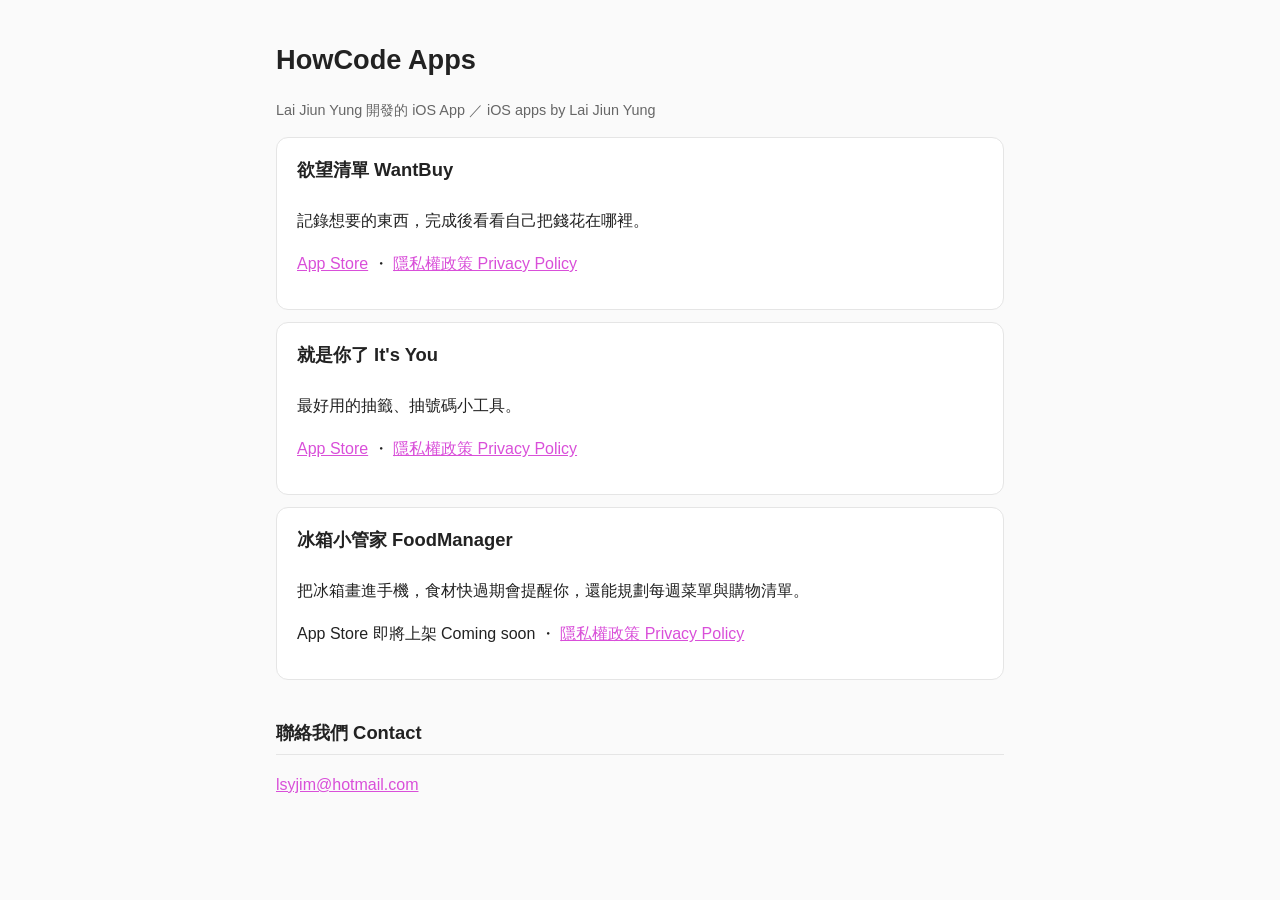
<file: index.html>
<!DOCTYPE html>
<html lang="zh-Hant">
<head>
<meta charset="utf-8">
<meta name="viewport" content="width=device-width, initial-scale=1">
<title>HowCode Apps</title>
<link rel="stylesheet" href="style.css">
</head>
<body>
<main>
  <h1>HowCode Apps</h1>
  <p class="muted">Lai Jiun Yung 開發的 iOS App ／ iOS apps by Lai Jiun Yung</p>

  <div class="card">
    <h2 style="margin-top:0;border:0">欲望清單 WantBuy</h2>
    <p>記錄想要的東西，完成後看看自己把錢花在哪裡。</p>
    <p><a href="https://apps.apple.com/app/id1076828475">App Store</a> ・ <a href="wantbuy-privacy.html">隱私權政策 Privacy Policy</a></p>
  </div>

  <div class="card">
    <h2 style="margin-top:0;border:0">就是你了 It's You</h2>
    <p>最好用的抽籤、抽號碼小工具。</p>
    <p><a href="https://apps.apple.com/app/id1094133993">App Store</a> ・ <a href="itsyou-privacy.html">隱私權政策 Privacy Policy</a></p>
  </div>

  <div class="card">
    <h2 style="margin-top:0;border:0">冰箱小管家 FoodManager</h2>
    <p>把冰箱畫進手機，食材快過期會提醒你，還能規劃每週菜單與購物清單。</p>
    <p>App Store 即將上架 Coming soon ・ <a href="foodmanager-privacy.html">隱私權政策 Privacy Policy</a></p>
  </div>

  <h2>聯絡我們 Contact</h2>
  <p><a href="mailto:lsyjim@hotmail.com">lsyjim@hotmail.com</a></p>
</main>
</body>
</html>
</file>
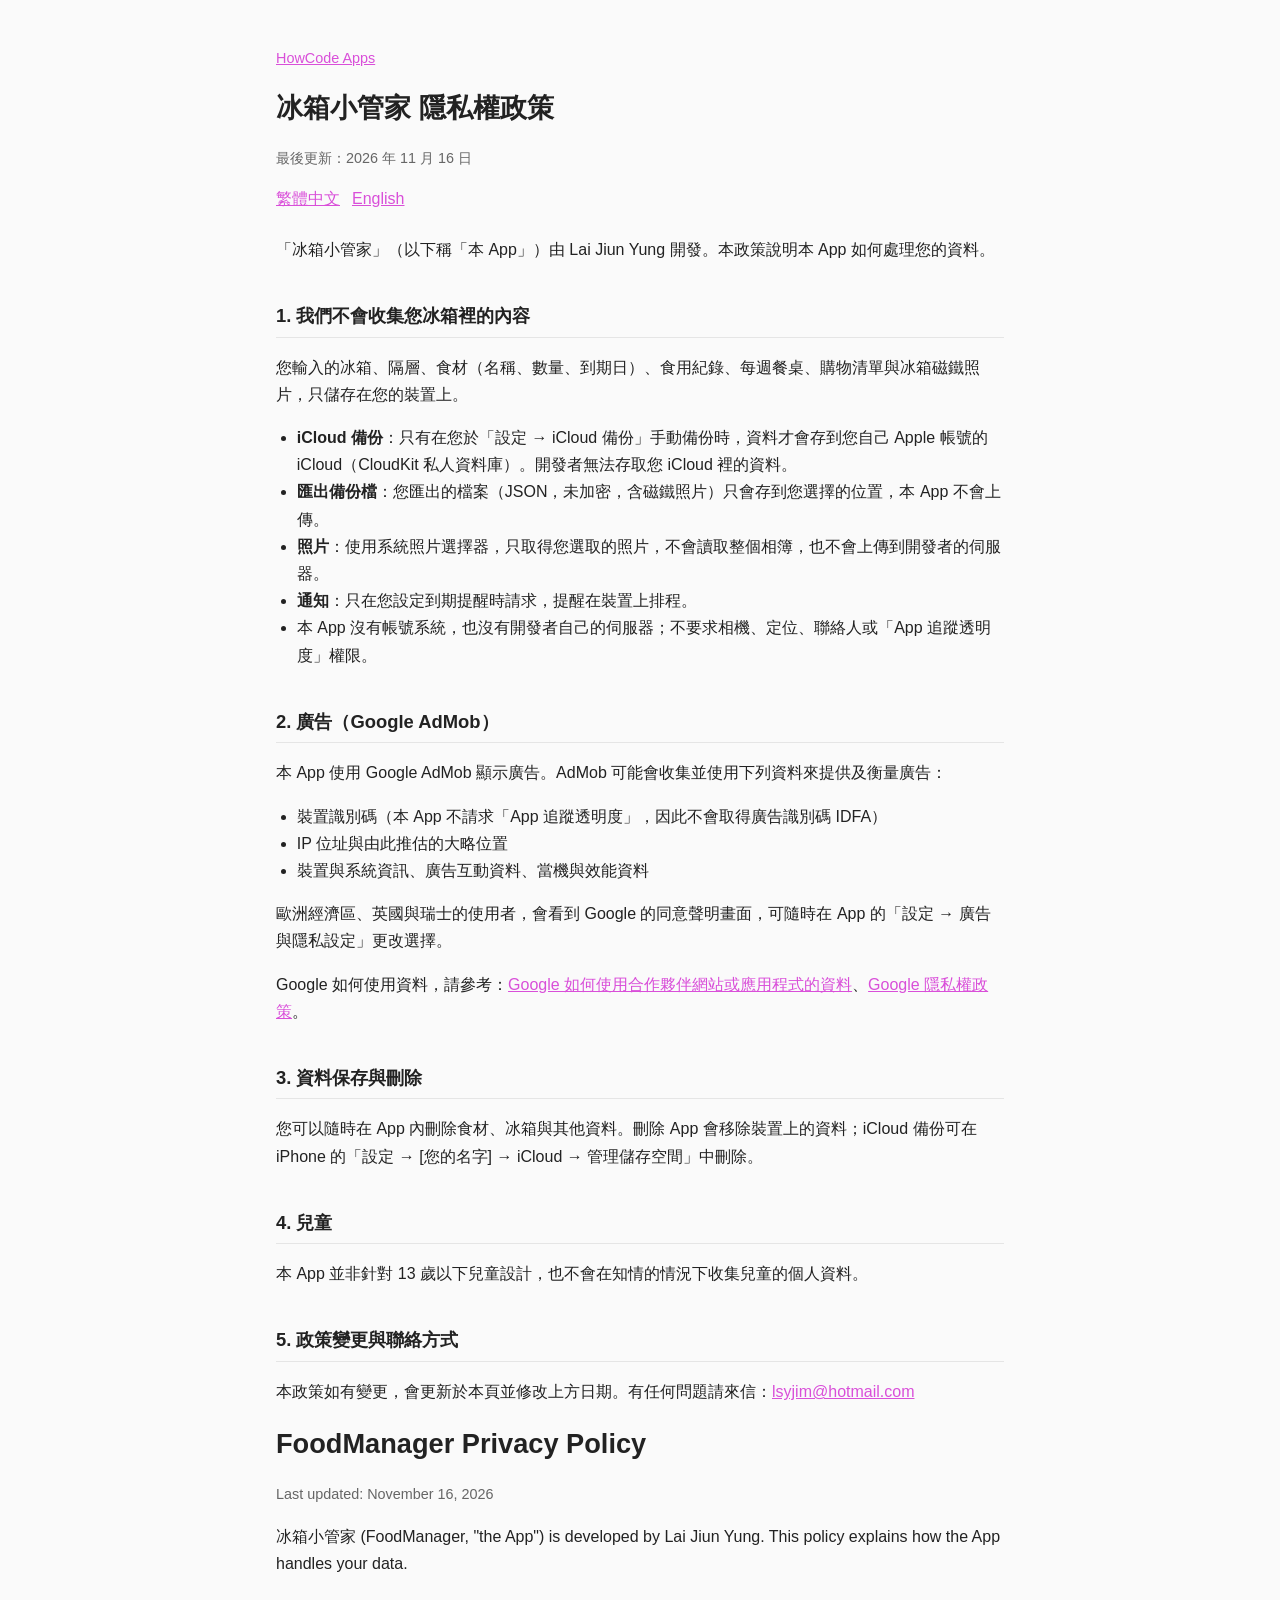
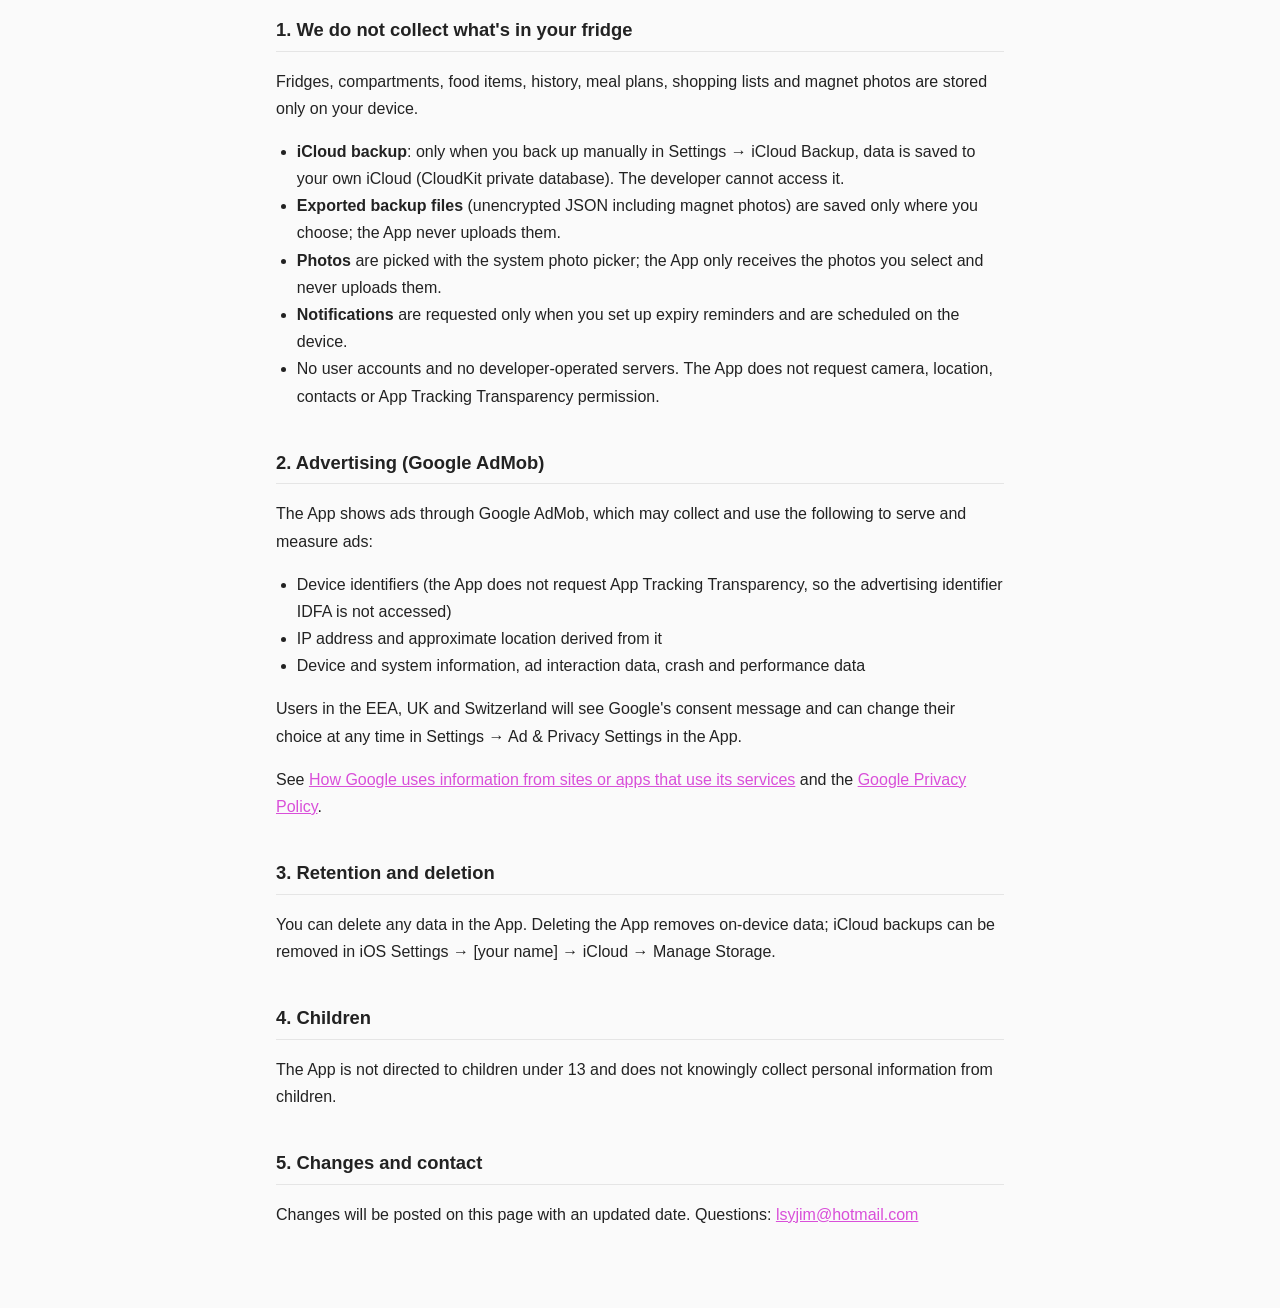
<file: foodmanager-privacy.html>
<!DOCTYPE html>
<html lang="zh-Hant">
<head>
<meta charset="utf-8">
<meta name="viewport" content="width=device-width, initial-scale=1">
<title>冰箱小管家 隱私權政策 | FoodManager Privacy Policy</title>
<link rel="stylesheet" href="style.css">
</head>
<body>
<main>
  <p class="muted"><a href="./">HowCode Apps</a></p>
  <h1>冰箱小管家 隱私權政策</h1>
  <p class="muted">最後更新：2026 年 11 月 16 日</p>
  <div class="lang"><a href="#zh">繁體中文</a><a href="#en">English</a></div>

  <section id="zh">
    <p>「冰箱小管家」（以下稱「本 App」）由 Lai Jiun Yung 開發。本政策說明本 App 如何處理您的資料。</p>

    <h2>1. 我們不會收集您冰箱裡的內容</h2>
    <p>您輸入的冰箱、隔層、食材（名稱、數量、到期日）、食用紀錄、每週餐桌、購物清單與冰箱磁鐵照片，只儲存在您的裝置上。</p>
    <ul>
      <li><strong>iCloud 備份</strong>：只有在您於「設定 → iCloud 備份」手動備份時，資料才會存到您自己 Apple 帳號的 iCloud（CloudKit 私人資料庫）。開發者無法存取您 iCloud 裡的資料。</li>
      <li><strong>匯出備份檔</strong>：您匯出的檔案（JSON，未加密，含磁鐵照片）只會存到您選擇的位置，本 App 不會上傳。</li>
      <li><strong>照片</strong>：使用系統照片選擇器，只取得您選取的照片，不會讀取整個相簿，也不會上傳到開發者的伺服器。</li>
      <li><strong>通知</strong>：只在您設定到期提醒時請求，提醒在裝置上排程。</li>
      <li>本 App 沒有帳號系統，也沒有開發者自己的伺服器；不要求相機、定位、聯絡人或「App 追蹤透明度」權限。</li>
    </ul>

    <h2>2. 廣告（Google AdMob）</h2>
    <p>本 App 使用 Google AdMob 顯示廣告。AdMob 可能會收集並使用下列資料來提供及衡量廣告：</p>
    <ul>
      <li>裝置識別碼（本 App 不請求「App 追蹤透明度」，因此不會取得廣告識別碼 IDFA）</li>
      <li>IP 位址與由此推估的大略位置</li>
      <li>裝置與系統資訊、廣告互動資料、當機與效能資料</li>
    </ul>
    <p>歐洲經濟區、英國與瑞士的使用者，會看到 Google 的同意聲明畫面，可隨時在 App 的「設定 → 廣告與隱私設定」更改選擇。</p>
    <p>Google 如何使用資料，請參考：<a href="https://policies.google.com/technologies/partner-sites?hl=zh-TW">Google 如何使用合作夥伴網站或應用程式的資料</a>、<a href="https://policies.google.com/privacy?hl=zh-TW">Google 隱私權政策</a>。</p>

    <h2>3. 資料保存與刪除</h2>
    <p>您可以隨時在 App 內刪除食材、冰箱與其他資料。刪除 App 會移除裝置上的資料；iCloud 備份可在 iPhone 的「設定 → [您的名字] → iCloud → 管理儲存空間」中刪除。</p>

    <h2>4. 兒童</h2>
    <p>本 App 並非針對 13 歲以下兒童設計，也不會在知情的情況下收集兒童的個人資料。</p>

    <h2>5. 政策變更與聯絡方式</h2>
    <p>本政策如有變更，會更新於本頁並修改上方日期。有任何問題請來信：<a href="mailto:lsyjim@hotmail.com">lsyjim@hotmail.com</a></p>
  </section>

  <section id="en">
    <h1>FoodManager Privacy Policy</h1>
    <p class="muted">Last updated: November 16, 2026</p>
    <p>冰箱小管家 (FoodManager, "the App") is developed by Lai Jiun Yung. This policy explains how the App handles your data.</p>

    <h2>1. We do not collect what's in your fridge</h2>
    <p>Fridges, compartments, food items, history, meal plans, shopping lists and magnet photos are stored only on your device.</p>
    <ul>
      <li><strong>iCloud backup</strong>: only when you back up manually in Settings → iCloud Backup, data is saved to your own iCloud (CloudKit private database). The developer cannot access it.</li>
      <li><strong>Exported backup files</strong> (unencrypted JSON including magnet photos) are saved only where you choose; the App never uploads them.</li>
      <li><strong>Photos</strong> are picked with the system photo picker; the App only receives the photos you select and never uploads them.</li>
      <li><strong>Notifications</strong> are requested only when you set up expiry reminders and are scheduled on the device.</li>
      <li>No user accounts and no developer-operated servers. The App does not request camera, location, contacts or App Tracking Transparency permission.</li>
    </ul>

    <h2>2. Advertising (Google AdMob)</h2>
    <p>The App shows ads through Google AdMob, which may collect and use the following to serve and measure ads:</p>
    <ul>
      <li>Device identifiers (the App does not request App Tracking Transparency, so the advertising identifier IDFA is not accessed)</li>
      <li>IP address and approximate location derived from it</li>
      <li>Device and system information, ad interaction data, crash and performance data</li>
    </ul>
    <p>Users in the EEA, UK and Switzerland will see Google's consent message and can change their choice at any time in Settings → Ad &amp; Privacy Settings in the App.</p>
    <p>See <a href="https://policies.google.com/technologies/partner-sites">How Google uses information from sites or apps that use its services</a> and the <a href="https://policies.google.com/privacy">Google Privacy Policy</a>.</p>

    <h2>3. Retention and deletion</h2>
    <p>You can delete any data in the App. Deleting the App removes on-device data; iCloud backups can be removed in iOS Settings → [your name] → iCloud → Manage Storage.</p>

    <h2>4. Children</h2>
    <p>The App is not directed to children under 13 and does not knowingly collect personal information from children.</p>

    <h2>5. Changes and contact</h2>
    <p>Changes will be posted on this page with an updated date. Questions: <a href="mailto:lsyjim@hotmail.com">lsyjim@hotmail.com</a></p>
  </section>
</main>
</body>
</html>
</file>
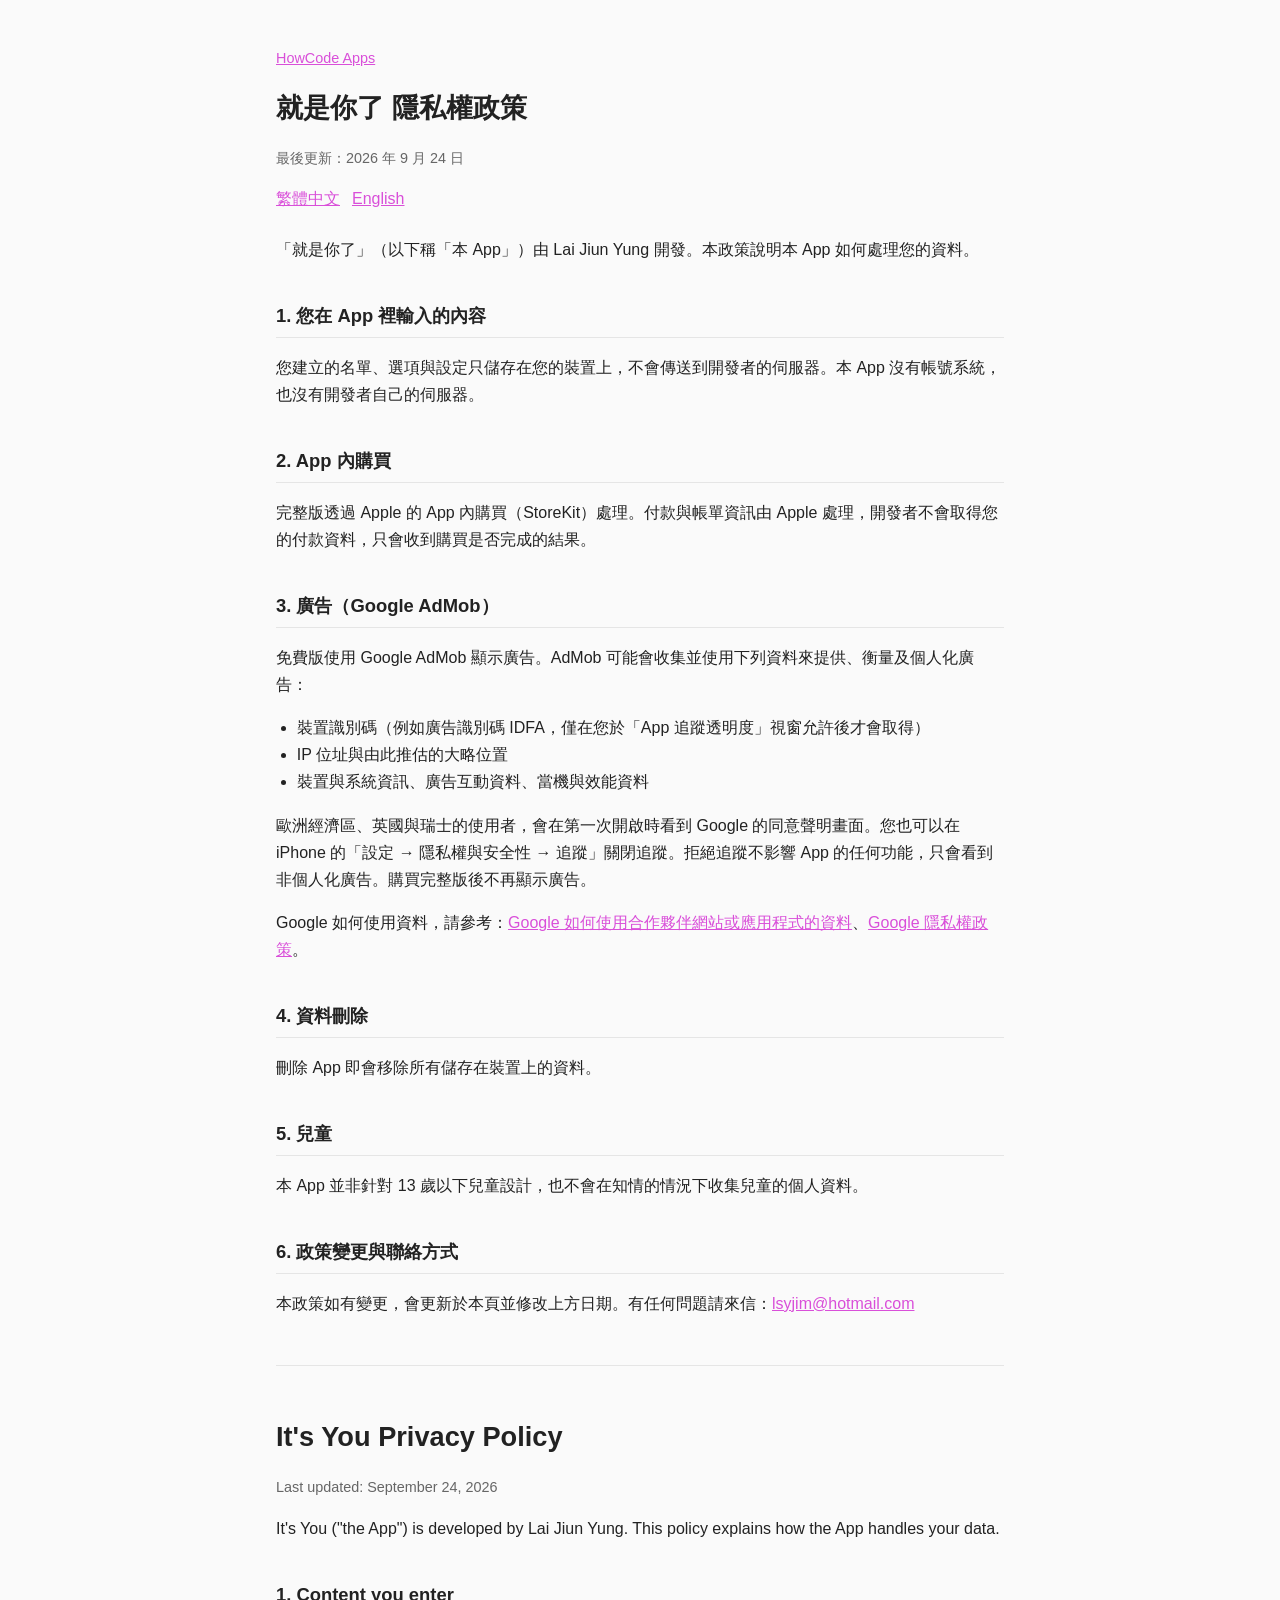
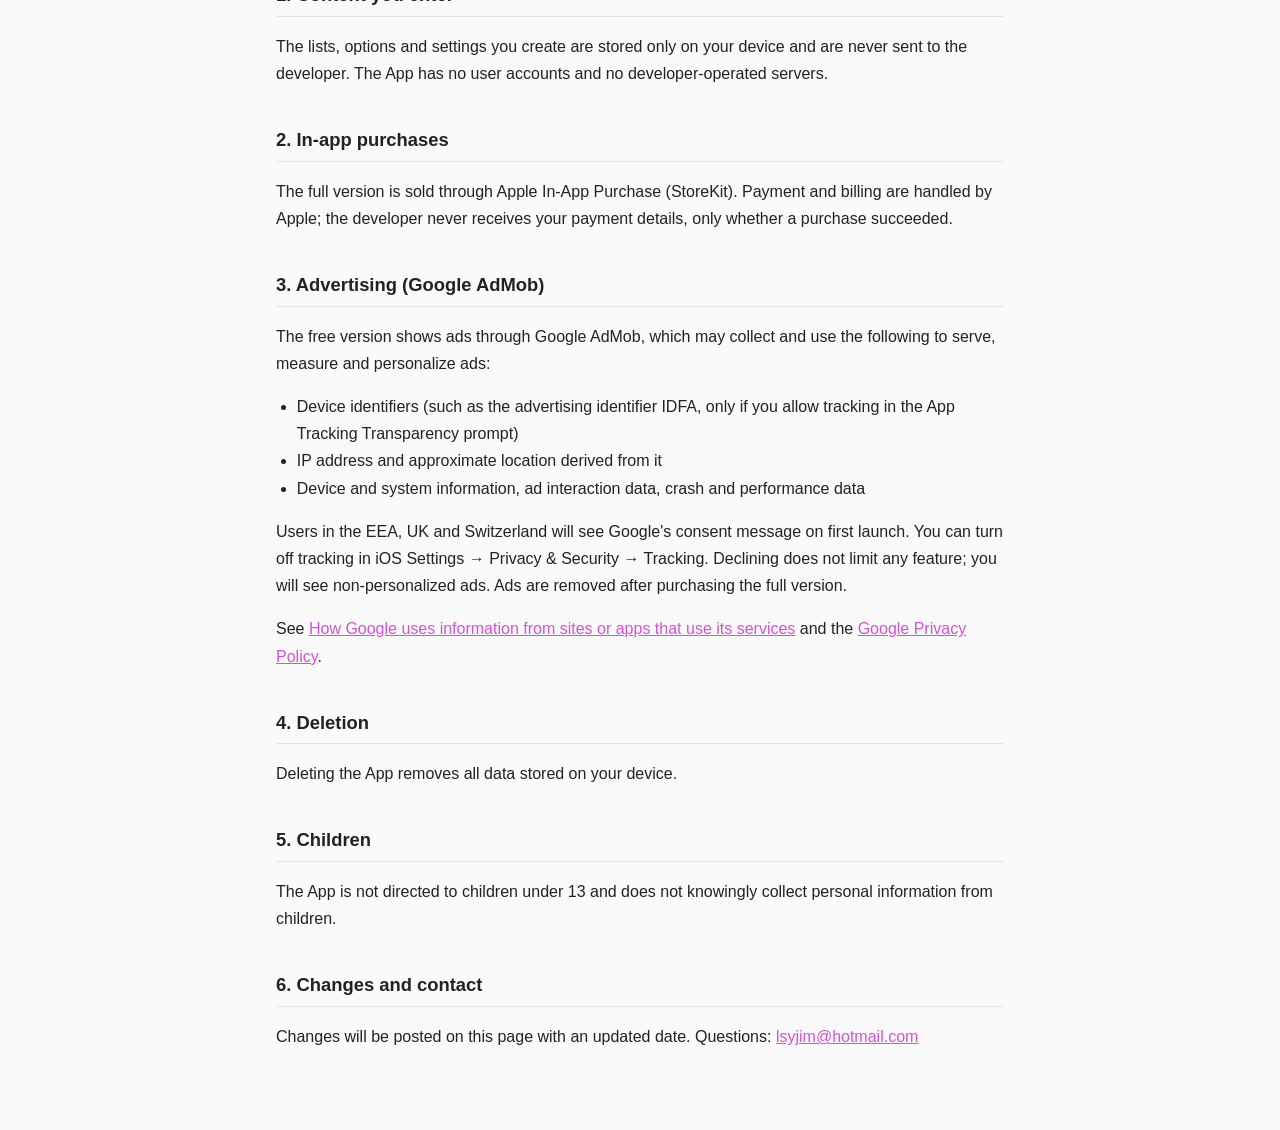
<file: itsyou-privacy.html>
<!DOCTYPE html>
<html lang="zh-Hant">
<head>
<meta charset="utf-8">
<meta name="viewport" content="width=device-width, initial-scale=1">
<title>就是你了 隱私權政策 | It's You Privacy Policy</title>
<link rel="stylesheet" href="style.css">
</head>
<body>
<main>
  <p class="muted"><a href="./">HowCode Apps</a></p>
  <h1>就是你了 隱私權政策</h1>
  <p class="muted">最後更新：2026 年 9 月 24 日</p>
  <div class="lang"><a href="#zh">繁體中文</a><a href="#en">English</a></div>

  <section id="zh">
    <p>「就是你了」（以下稱「本 App」）由 Lai Jiun Yung 開發。本政策說明本 App 如何處理您的資料。</p>

    <h2>1. 您在 App 裡輸入的內容</h2>
    <p>您建立的名單、選項與設定只儲存在您的裝置上，不會傳送到開發者的伺服器。本 App 沒有帳號系統，也沒有開發者自己的伺服器。</p>

    <h2>2. App 內購買</h2>
    <p>完整版透過 Apple 的 App 內購買（StoreKit）處理。付款與帳單資訊由 Apple 處理，開發者不會取得您的付款資料，只會收到購買是否完成的結果。</p>

    <h2>3. 廣告（Google AdMob）</h2>
    <p>免費版使用 Google AdMob 顯示廣告。AdMob 可能會收集並使用下列資料來提供、衡量及個人化廣告：</p>
    <ul>
      <li>裝置識別碼（例如廣告識別碼 IDFA，僅在您於「App 追蹤透明度」視窗允許後才會取得）</li>
      <li>IP 位址與由此推估的大略位置</li>
      <li>裝置與系統資訊、廣告互動資料、當機與效能資料</li>
    </ul>
    <p>歐洲經濟區、英國與瑞士的使用者，會在第一次開啟時看到 Google 的同意聲明畫面。您也可以在 iPhone 的「設定 → 隱私權與安全性 → 追蹤」關閉追蹤。拒絕追蹤不影響 App 的任何功能，只會看到非個人化廣告。購買完整版後不再顯示廣告。</p>
    <p>Google 如何使用資料，請參考：<a href="https://policies.google.com/technologies/partner-sites">Google 如何使用合作夥伴網站或應用程式的資料</a>、<a href="https://policies.google.com/privacy">Google 隱私權政策</a>。</p>

    <h2>4. 資料刪除</h2>
    <p>刪除 App 即會移除所有儲存在裝置上的資料。</p>

    <h2>5. 兒童</h2>
    <p>本 App 並非針對 13 歲以下兒童設計，也不會在知情的情況下收集兒童的個人資料。</p>

    <h2>6. 政策變更與聯絡方式</h2>
    <p>本政策如有變更，會更新於本頁並修改上方日期。有任何問題請來信：<a href="mailto:lsyjim@hotmail.com">lsyjim@hotmail.com</a></p>
  </section>

  <hr style="margin:48px 0;border:0;border-top:1px solid var(--line)">

  <section id="en" lang="en">
    <h1>It's You Privacy Policy</h1>
    <p class="muted">Last updated: September 24, 2026</p>
    <p>It's You ("the App") is developed by Lai Jiun Yung. This policy explains how the App handles your data.</p>

    <h2>1. Content you enter</h2>
    <p>The lists, options and settings you create are stored only on your device and are never sent to the developer. The App has no user accounts and no developer-operated servers.</p>

    <h2>2. In-app purchases</h2>
    <p>The full version is sold through Apple In-App Purchase (StoreKit). Payment and billing are handled by Apple; the developer never receives your payment details, only whether a purchase succeeded.</p>

    <h2>3. Advertising (Google AdMob)</h2>
    <p>The free version shows ads through Google AdMob, which may collect and use the following to serve, measure and personalize ads:</p>
    <ul>
      <li>Device identifiers (such as the advertising identifier IDFA, only if you allow tracking in the App Tracking Transparency prompt)</li>
      <li>IP address and approximate location derived from it</li>
      <li>Device and system information, ad interaction data, crash and performance data</li>
    </ul>
    <p>Users in the EEA, UK and Switzerland will see Google's consent message on first launch. You can turn off tracking in iOS Settings → Privacy &amp; Security → Tracking. Declining does not limit any feature; you will see non-personalized ads. Ads are removed after purchasing the full version.</p>
    <p>See <a href="https://policies.google.com/technologies/partner-sites">How Google uses information from sites or apps that use its services</a> and the <a href="https://policies.google.com/privacy">Google Privacy Policy</a>.</p>

    <h2>4. Deletion</h2>
    <p>Deleting the App removes all data stored on your device.</p>

    <h2>5. Children</h2>
    <p>The App is not directed to children under 13 and does not knowingly collect personal information from children.</p>

    <h2>6. Changes and contact</h2>
    <p>Changes will be posted on this page with an updated date. Questions: <a href="mailto:lsyjim@hotmail.com">lsyjim@hotmail.com</a></p>
  </section>
</main>
</body>
</html>
</file>
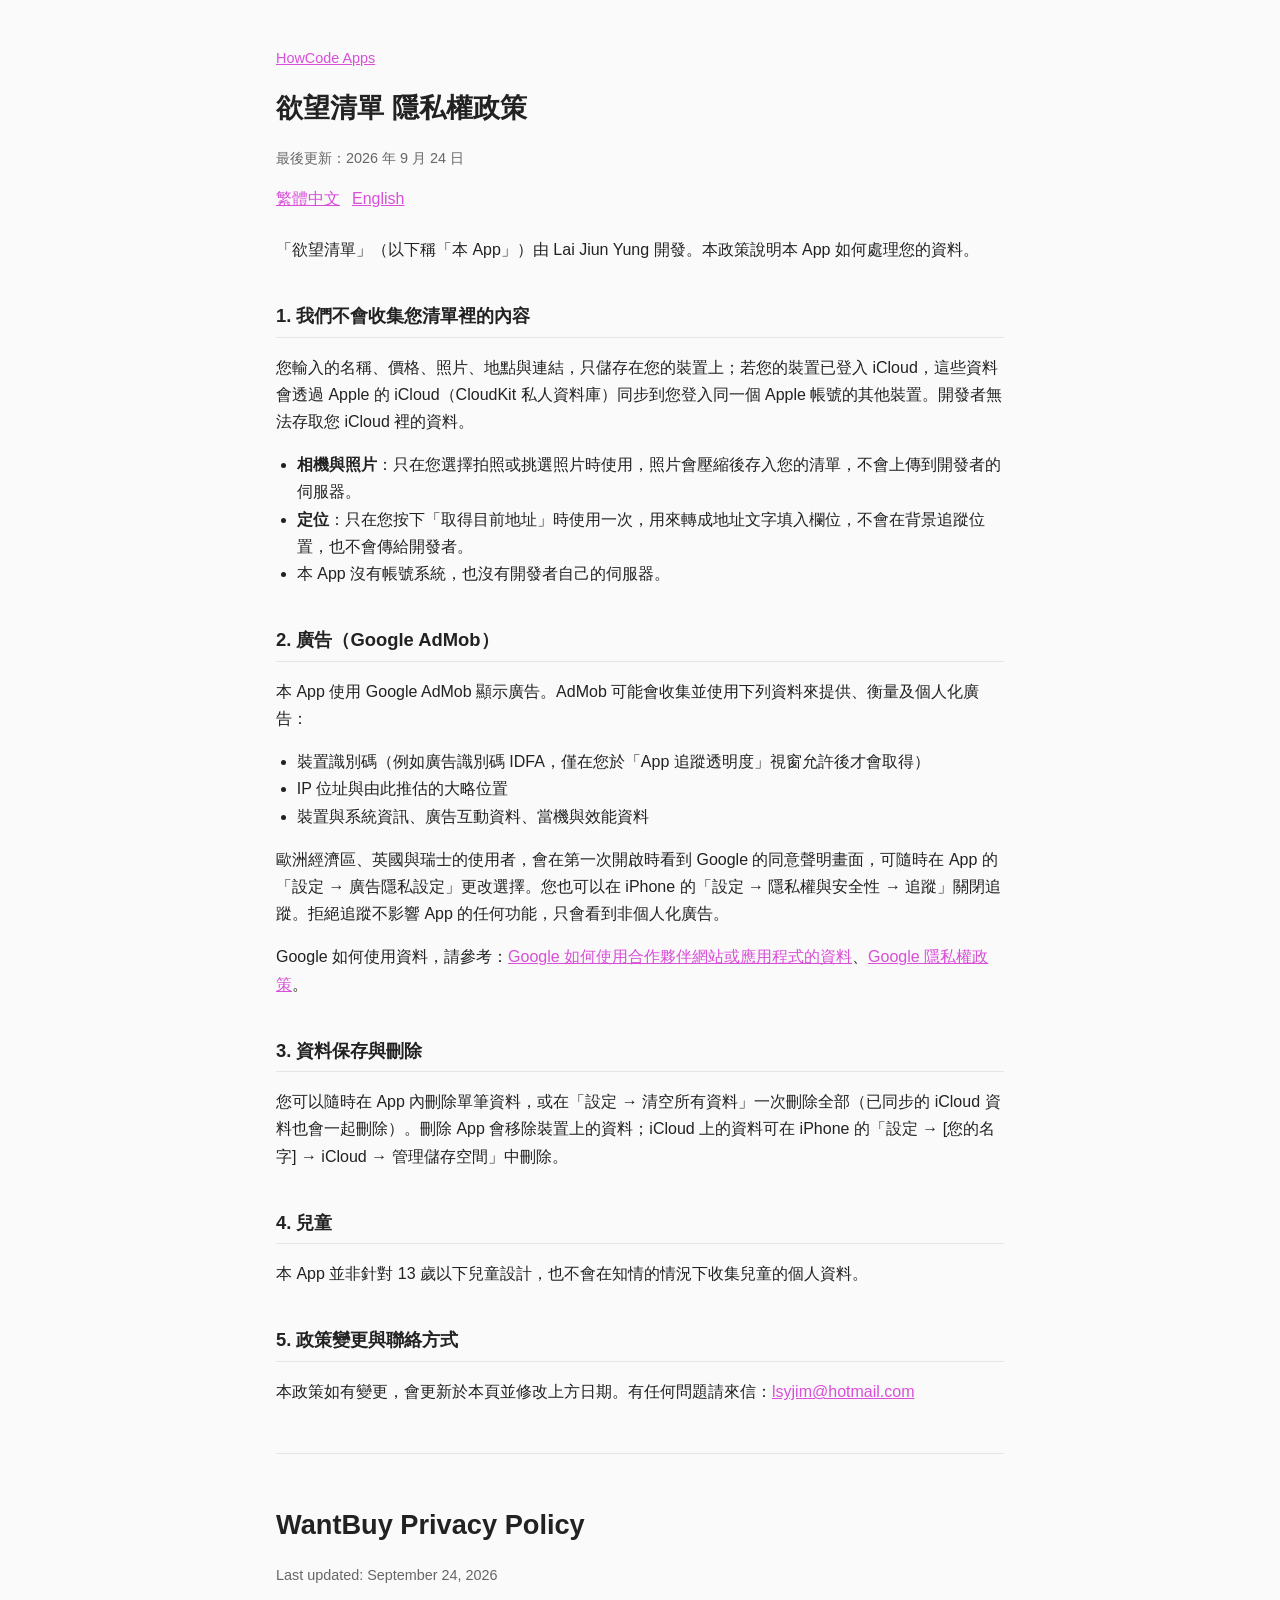
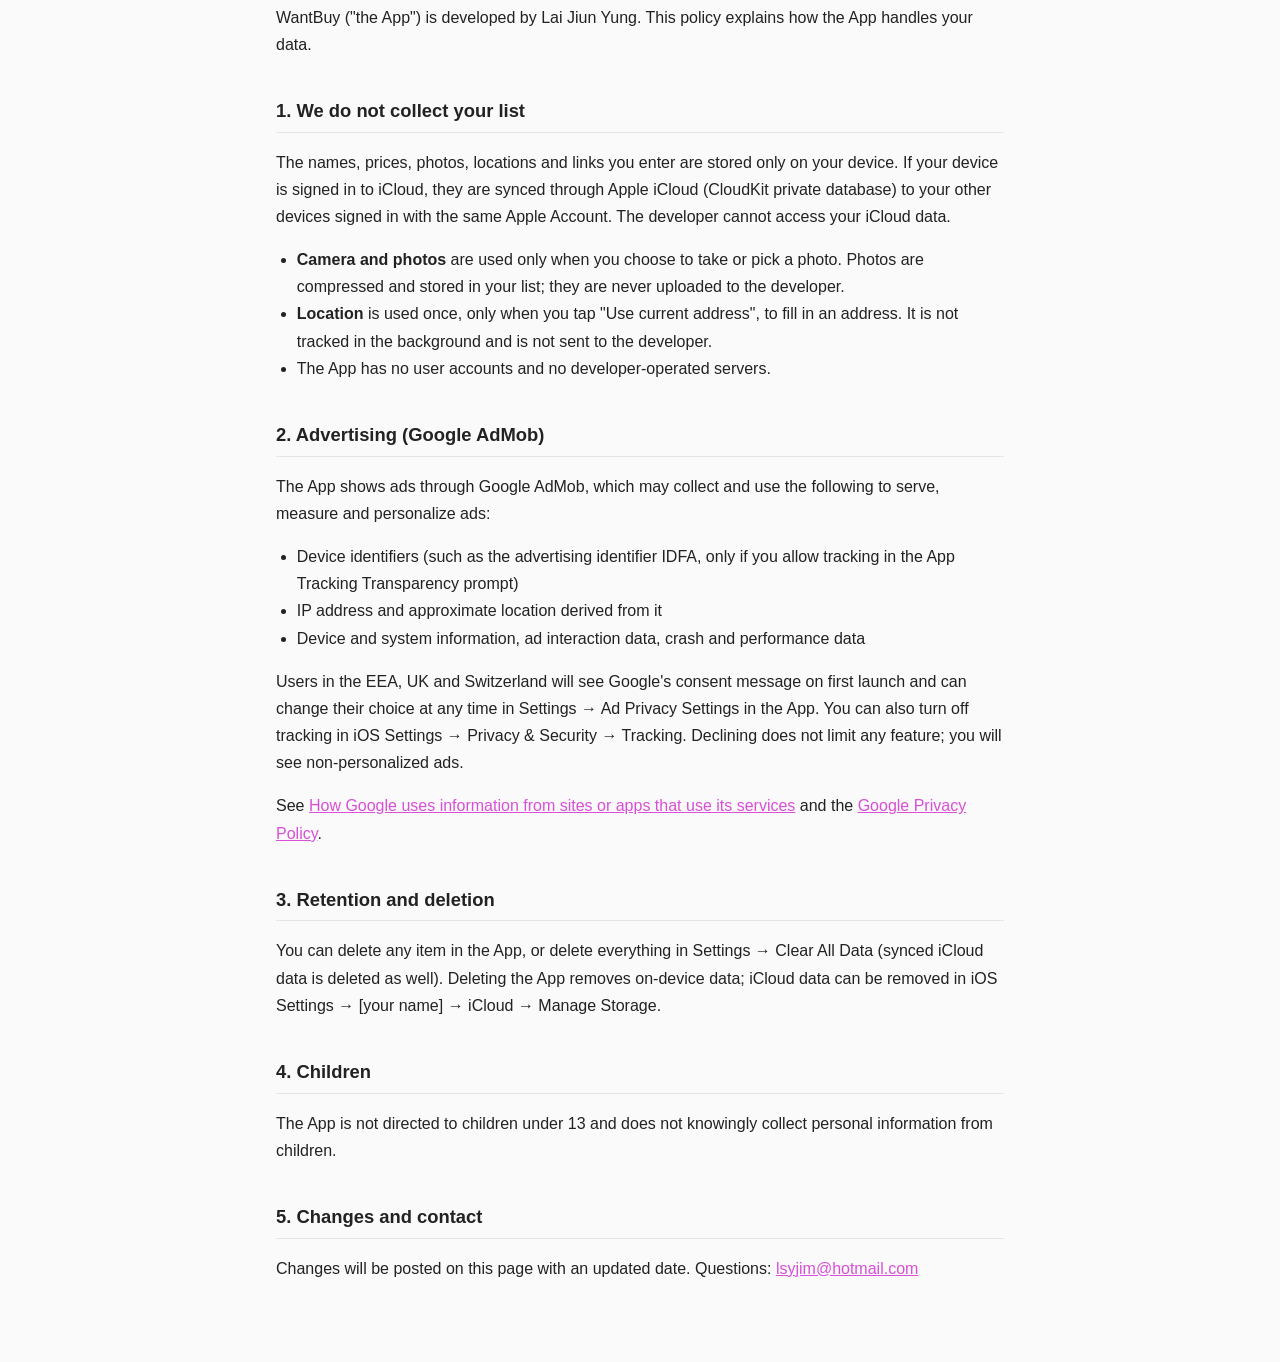
<file: wantbuy-privacy.html>
<!DOCTYPE html>
<html lang="zh-Hant">
<head>
<meta charset="utf-8">
<meta name="viewport" content="width=device-width, initial-scale=1">
<title>欲望清單 隱私權政策 | WantBuy Privacy Policy</title>
<link rel="stylesheet" href="style.css">
</head>
<body>
<main>
  <p class="muted"><a href="./">HowCode Apps</a></p>
  <h1>欲望清單 隱私權政策</h1>
  <p class="muted">最後更新：2026 年 9 月 24 日</p>
  <div class="lang"><a href="#zh">繁體中文</a><a href="#en">English</a></div>

  <section id="zh">
    <p>「欲望清單」（以下稱「本 App」）由 Lai Jiun Yung 開發。本政策說明本 App 如何處理您的資料。</p>

    <h2>1. 我們不會收集您清單裡的內容</h2>
    <p>您輸入的名稱、價格、照片、地點與連結，只儲存在您的裝置上；若您的裝置已登入 iCloud，這些資料會透過 Apple 的 iCloud（CloudKit 私人資料庫）同步到您登入同一個 Apple 帳號的其他裝置。開發者無法存取您 iCloud 裡的資料。</p>
    <ul>
      <li><strong>相機與照片</strong>：只在您選擇拍照或挑選照片時使用，照片會壓縮後存入您的清單，不會上傳到開發者的伺服器。</li>
      <li><strong>定位</strong>：只在您按下「取得目前地址」時使用一次，用來轉成地址文字填入欄位，不會在背景追蹤位置，也不會傳給開發者。</li>
      <li>本 App 沒有帳號系統，也沒有開發者自己的伺服器。</li>
    </ul>

    <h2>2. 廣告（Google AdMob）</h2>
    <p>本 App 使用 Google AdMob 顯示廣告。AdMob 可能會收集並使用下列資料來提供、衡量及個人化廣告：</p>
    <ul>
      <li>裝置識別碼（例如廣告識別碼 IDFA，僅在您於「App 追蹤透明度」視窗允許後才會取得）</li>
      <li>IP 位址與由此推估的大略位置</li>
      <li>裝置與系統資訊、廣告互動資料、當機與效能資料</li>
    </ul>
    <p>歐洲經濟區、英國與瑞士的使用者，會在第一次開啟時看到 Google 的同意聲明畫面，可隨時在 App 的「設定 → 廣告隱私設定」更改選擇。您也可以在 iPhone 的「設定 → 隱私權與安全性 → 追蹤」關閉追蹤。拒絕追蹤不影響 App 的任何功能，只會看到非個人化廣告。</p>
    <p>Google 如何使用資料，請參考：<a href="https://policies.google.com/technologies/partner-sites">Google 如何使用合作夥伴網站或應用程式的資料</a>、<a href="https://policies.google.com/privacy">Google 隱私權政策</a>。</p>

    <h2>3. 資料保存與刪除</h2>
    <p>您可以隨時在 App 內刪除單筆資料，或在「設定 → 清空所有資料」一次刪除全部（已同步的 iCloud 資料也會一起刪除）。刪除 App 會移除裝置上的資料；iCloud 上的資料可在 iPhone 的「設定 → [您的名字] → iCloud → 管理儲存空間」中刪除。</p>

    <h2>4. 兒童</h2>
    <p>本 App 並非針對 13 歲以下兒童設計，也不會在知情的情況下收集兒童的個人資料。</p>

    <h2>5. 政策變更與聯絡方式</h2>
    <p>本政策如有變更，會更新於本頁並修改上方日期。有任何問題請來信：<a href="mailto:lsyjim@hotmail.com">lsyjim@hotmail.com</a></p>
  </section>

  <hr style="margin:48px 0;border:0;border-top:1px solid var(--line)">

  <section id="en" lang="en">
    <h1>WantBuy Privacy Policy</h1>
    <p class="muted">Last updated: September 24, 2026</p>
    <p>WantBuy ("the App") is developed by Lai Jiun Yung. This policy explains how the App handles your data.</p>

    <h2>1. We do not collect your list</h2>
    <p>The names, prices, photos, locations and links you enter are stored only on your device. If your device is signed in to iCloud, they are synced through Apple iCloud (CloudKit private database) to your other devices signed in with the same Apple Account. The developer cannot access your iCloud data.</p>
    <ul>
      <li><strong>Camera and photos</strong> are used only when you choose to take or pick a photo. Photos are compressed and stored in your list; they are never uploaded to the developer.</li>
      <li><strong>Location</strong> is used once, only when you tap "Use current address", to fill in an address. It is not tracked in the background and is not sent to the developer.</li>
      <li>The App has no user accounts and no developer-operated servers.</li>
    </ul>

    <h2>2. Advertising (Google AdMob)</h2>
    <p>The App shows ads through Google AdMob, which may collect and use the following to serve, measure and personalize ads:</p>
    <ul>
      <li>Device identifiers (such as the advertising identifier IDFA, only if you allow tracking in the App Tracking Transparency prompt)</li>
      <li>IP address and approximate location derived from it</li>
      <li>Device and system information, ad interaction data, crash and performance data</li>
    </ul>
    <p>Users in the EEA, UK and Switzerland will see Google's consent message on first launch and can change their choice at any time in Settings → Ad Privacy Settings in the App. You can also turn off tracking in iOS Settings → Privacy &amp; Security → Tracking. Declining does not limit any feature; you will see non-personalized ads.</p>
    <p>See <a href="https://policies.google.com/technologies/partner-sites">How Google uses information from sites or apps that use its services</a> and the <a href="https://policies.google.com/privacy">Google Privacy Policy</a>.</p>

    <h2>3. Retention and deletion</h2>
    <p>You can delete any item in the App, or delete everything in Settings → Clear All Data (synced iCloud data is deleted as well). Deleting the App removes on-device data; iCloud data can be removed in iOS Settings → [your name] → iCloud → Manage Storage.</p>

    <h2>4. Children</h2>
    <p>The App is not directed to children under 13 and does not knowingly collect personal information from children.</p>

    <h2>5. Changes and contact</h2>
    <p>Changes will be posted on this page with an updated date. Questions: <a href="mailto:lsyjim@hotmail.com">lsyjim@hotmail.com</a></p>
  </section>
</main>
</body>
</html>
</file>
<file: style.css>
:root{--bg:#fafafa;--fg:#222;--muted:#666;--card:#fff;--line:#e5e5e5;--accent:#d94fd9}
@media (prefers-color-scheme:dark){:root{--bg:#111;--fg:#eee;--muted:#aaa;--card:#1b1b1b;--line:#333;--accent:#ff99ff}}
*{box-sizing:border-box}body{margin:0;background:var(--bg);color:var(--fg);font:16px/1.7 -apple-system,BlinkMacSystemFont,"PingFang TC","Noto Sans TC",sans-serif}
main{max-width:760px;margin:0 auto;padding:32px 16px 64px}h1{font-size:1.7rem;margin:.2em 0}h2{font-size:1.15rem;margin-top:2em;border-bottom:1px solid var(--line);padding-bottom:.3em}
a{color:var(--accent)}.muted{color:var(--muted);font-size:.9rem}.lang{display:flex;gap:12px;margin:12px 0 24px}
.card{background:var(--card);border:1px solid var(--line);border-radius:12px;padding:16px 20px;margin:12px 0}ul{padding-left:1.3em}
</file>
